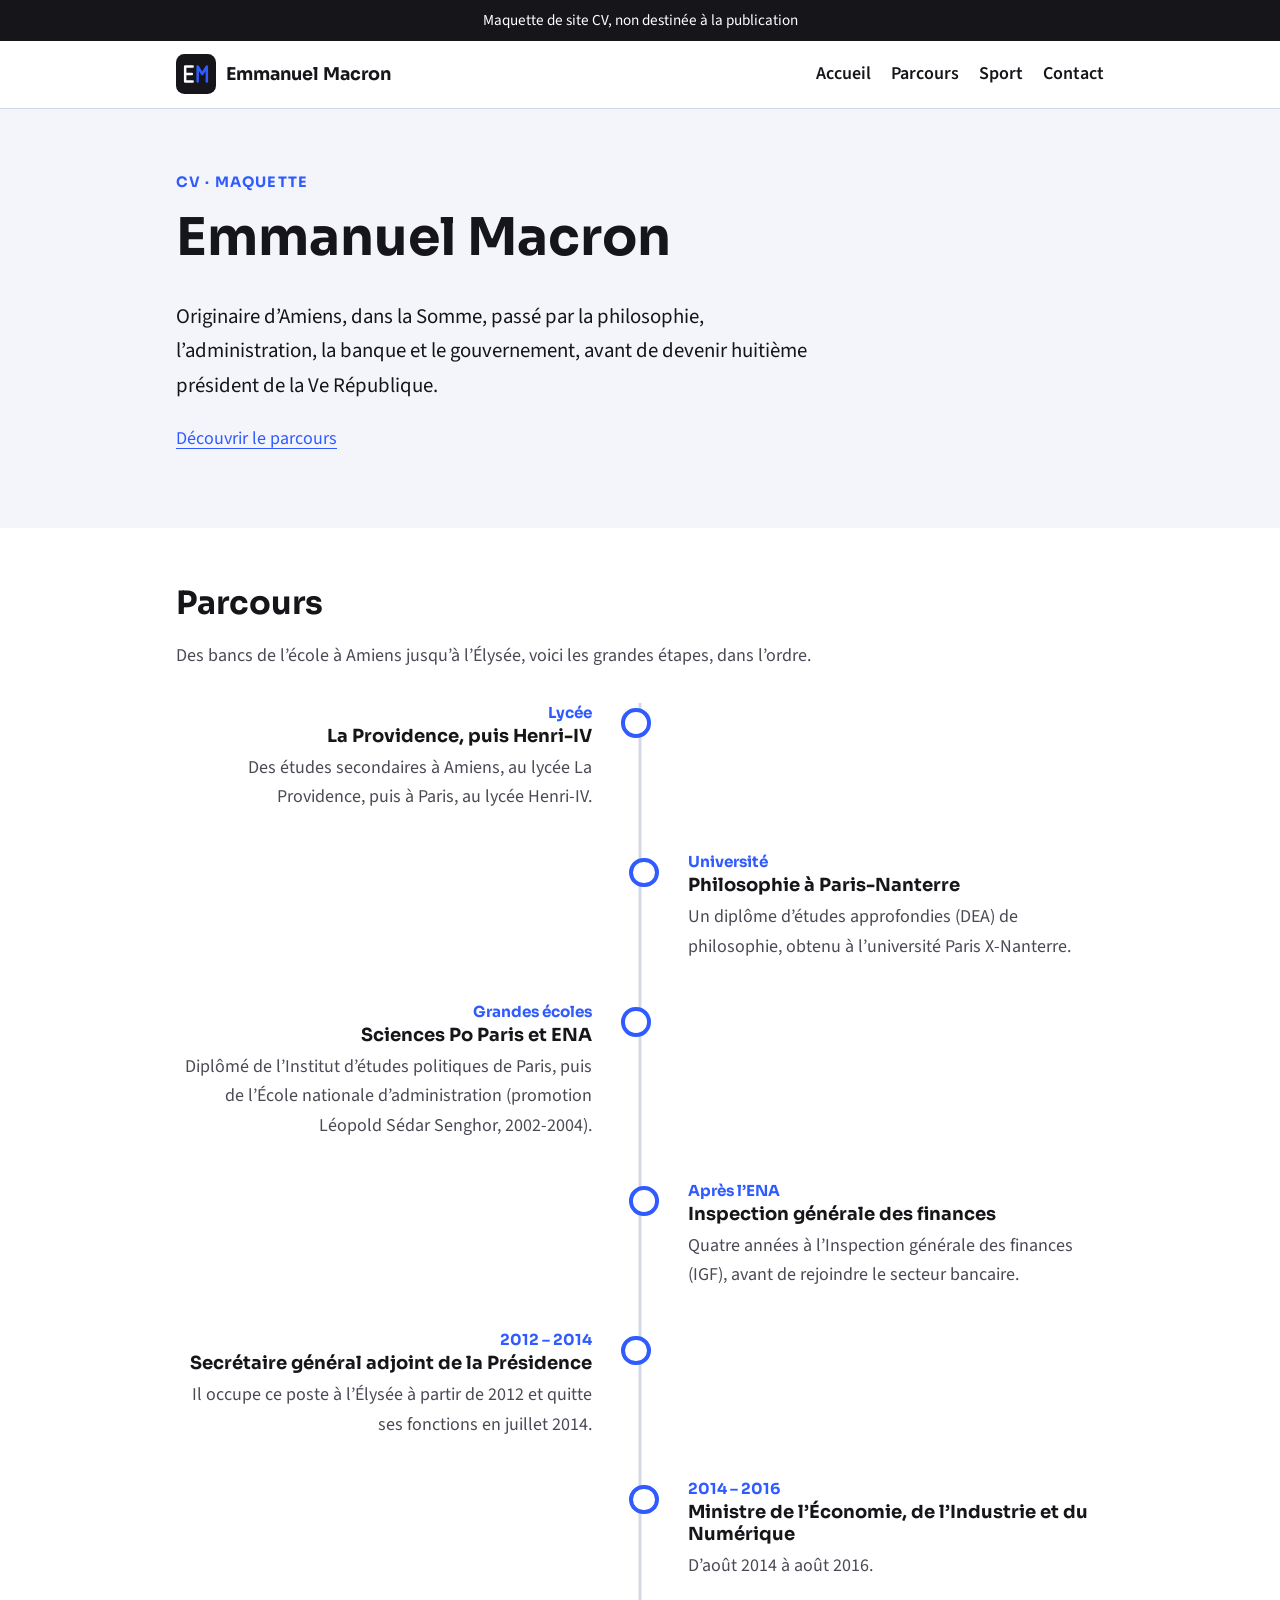
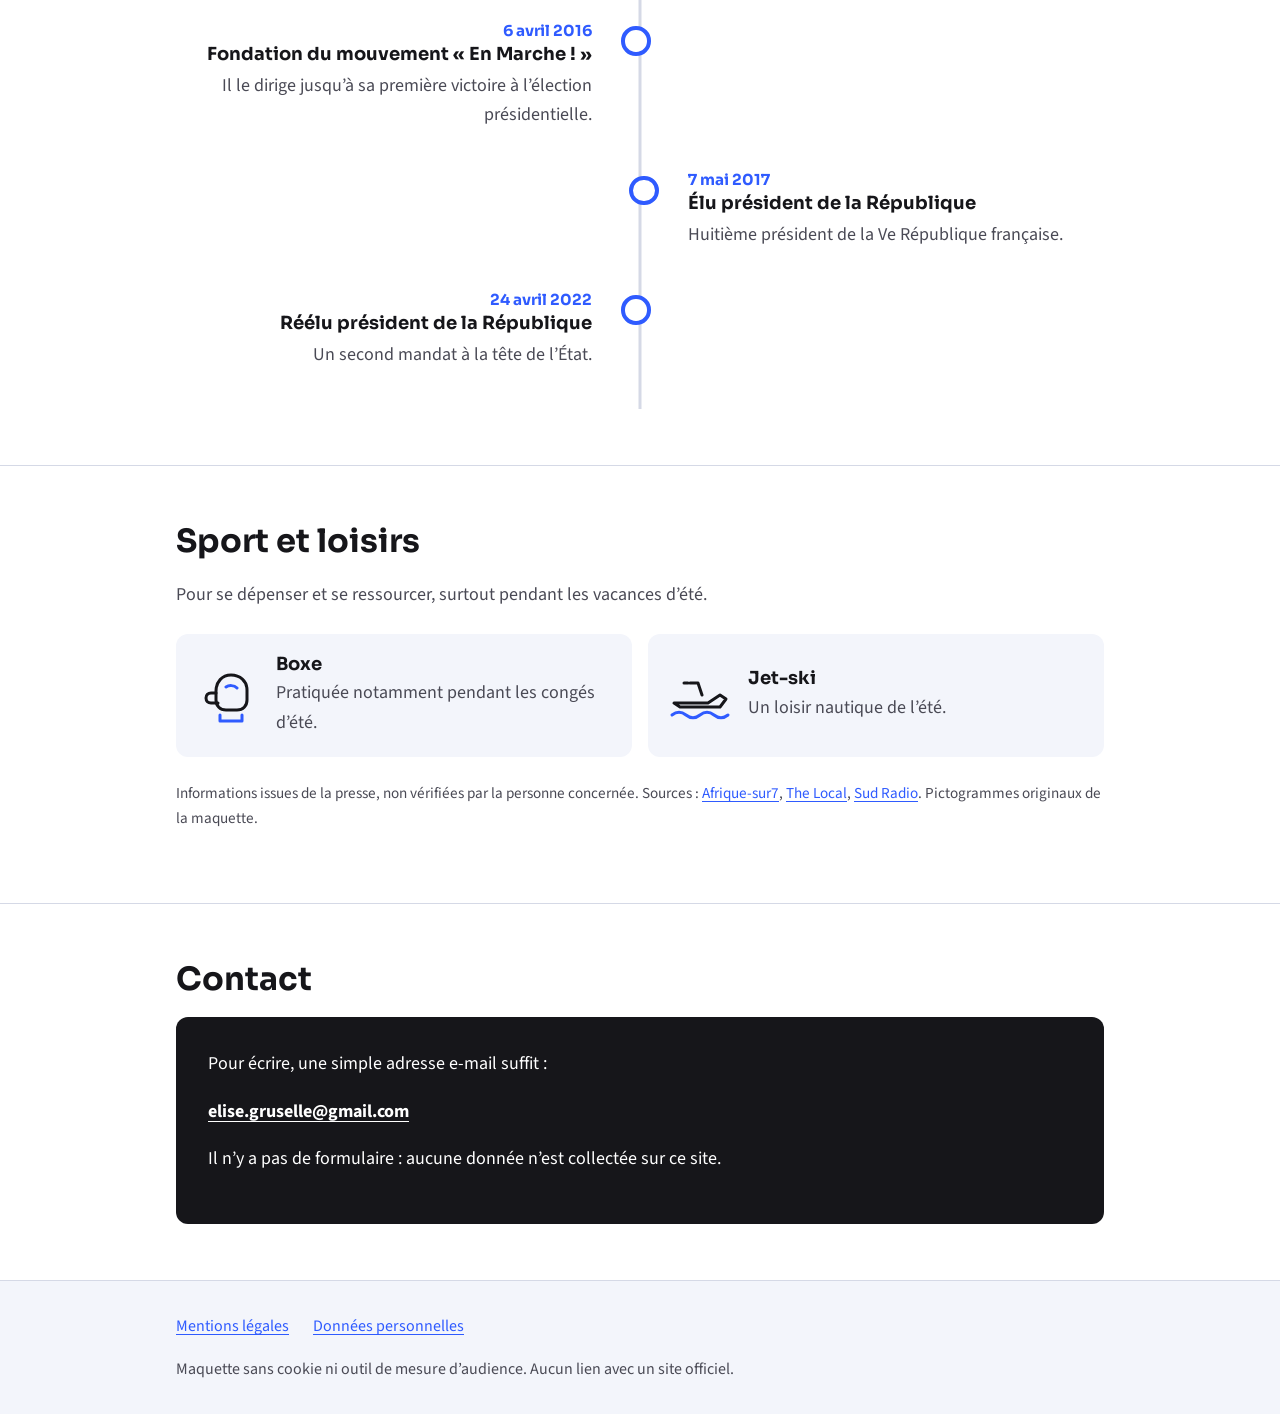
<file: index.html>
<!doctype html>
<html lang="fr">
<head>
<meta charset="utf-8">
<meta name="viewport" content="width=device-width, initial-scale=1">
<title>Emmanuel Macron – CV (maquette)</title>
<meta name="description" content="Maquette de site CV : parcours, sport et contact.">
<meta name="robots" content="noindex">
<link rel="icon" href="images/logo.svg" type="image/svg+xml">
<link rel="stylesheet" href="style.css">
</head>
<body>
<a class="skip" href="#contenu">Aller au contenu</a>
<div class="maquette">Maquette de site CV, non destinée à la publication</div>
<header class="site">
<div class="wrap">
<a class="brand" href="index.html"><img src="images/logo.svg" alt="" width="40" height="40"><span>Emmanuel Macron</span></a>
<nav aria-label="Navigation principale">
<ul>
<li><a href="#accueil">Accueil</a></li>
<li><a href="#parcours">Parcours</a></li>
<li><a href="#sport">Sport</a></li>
<li><a href="#contact">Contact</a></li>
</ul>
</nav>
</div>
</header>
<main id="contenu">
<section class="hero" id="accueil" aria-labelledby="t-accueil">
<div class="wrap">
<p class="kicker">CV · maquette</p>
<h1 id="t-accueil">Emmanuel Macron</h1>
<p class="lead">Originaire d’Amiens, dans la Somme, passé par la philosophie, l’administration, la banque et le gouvernement, avant de devenir huitième président de la Ve République.</p>
<p><a href="#parcours">Découvrir le parcours</a></p>
</div>
</section>

<section class="block" id="parcours" aria-labelledby="t-parcours">
<div class="wrap">
<h2 id="t-parcours">Parcours</h2>
<p class="intro">Des bancs de l’école à Amiens jusqu’à l’Élysée, voici les grandes étapes, dans l’ordre.</p>
<ol class="timeline">
<li><span class="date">Lycée</span><h3>La Providence, puis Henri-IV</h3><p>Des études secondaires à Amiens, au lycée La Providence, puis à Paris, au lycée Henri-IV.</p></li>
<li><span class="date">Université</span><h3>Philosophie à Paris-Nanterre</h3><p>Un diplôme d’études approfondies (DEA) de philosophie, obtenu à l’université Paris X-Nanterre.</p></li>
<li><span class="date">Grandes écoles</span><h3>Sciences Po Paris et ENA</h3><p>Diplômé de l’Institut d’études politiques de Paris, puis de l’École nationale d’administration (promotion Léopold Sédar Senghor, 2002-2004).</p></li>
<li><span class="date">Après l’ENA</span><h3>Inspection générale des finances</h3><p>Quatre années à l’Inspection générale des finances (IGF), avant de rejoindre le secteur bancaire.</p></li>
<li><span class="date">2012 – 2014</span><h3>Secrétaire général adjoint de la Présidence</h3><p>Il occupe ce poste à l’Élysée à partir de 2012 et quitte ses fonctions en juillet 2014.</p></li>
<li><span class="date">2014 – 2016</span><h3>Ministre de l’Économie, de l’Industrie et du Numérique</h3><p>D’août 2014 à août 2016.</p></li>
<li><span class="date">6 avril 2016</span><h3>Fondation du mouvement « En Marche ! »</h3><p>Il le dirige jusqu’à sa première victoire à l’élection présidentielle.</p></li>
<li><span class="date">7 mai 2017</span><h3>Élu président de la République</h3><p>Huitième président de la Ve République française.</p></li>
<li><span class="date">24 avril 2022</span><h3>Réélu président de la République</h3><p>Un second mandat à la tête de l’État.</p></li>
</ol>
</div>
</section>

<section class="block" id="sport" aria-labelledby="t-sport">
<div class="wrap">
<h2 id="t-sport">Sport et loisirs</h2>
<p class="intro">Pour se dépenser et se ressourcer, surtout pendant les vacances d’été.</p>
<ul class="sports">
<li><img src="images/picto-boxe.svg" alt="" width="64" height="64"><div><h3>Boxe</h3><p>Pratiquée notamment pendant les congés d’été.</p></div></li>
<li><img src="images/picto-jetski.svg" alt="" width="64" height="64"><div><h3>Jet-ski</h3><p>Un loisir nautique de l’été.</p></div></li>
</ul>
<p class="note">Informations issues de la presse, non vérifiées par la personne concernée. Sources :
<a href="https://www.afrique-sur7.fr/ete-des-stars-ce-que-fait-emmanuel-macron-durant-ses-vacances" rel="noopener noreferrer">Afrique-sur7</a>,
<a href="https://www.thelocal.fr/20240321/is-macron-really-trying-to-send-a-message-from-france-with-boxing-photo" rel="noopener noreferrer">The Local</a>,
<a href="https://www.sudradio.fr/societe/macron-a-jet-ski-une-image-qui-cree-des-remous" rel="noopener noreferrer">Sud Radio</a>.
Pictogrammes originaux de la maquette.</p>
</div>
</section>

<section class="block" id="contact" aria-labelledby="t-contact">
<div class="wrap">
<h2 id="t-contact">Contact</h2>
<div class="contact-box">
<p>Pour écrire, une simple adresse e-mail suffit :</p>
<p><a href="mailto:elise.gruselle@gmail.com">elise.gruselle@gmail.com</a></p>
<p>Il n’y a pas de formulaire : aucune donnée n’est collectée sur ce site.</p>
</div>
</div>
</section>
</main>
<footer class="site">
<div class="wrap">
<ul>
<li><a href="mentions-legales.html">Mentions légales</a></li>
<li><a href="donnees-personnelles.html">Données personnelles</a></li>
</ul>
<p>Maquette sans cookie ni outil de mesure d’audience. Aucun lien avec un site officiel.</p>
</div>
</footer>
</body>
</html>
</file>
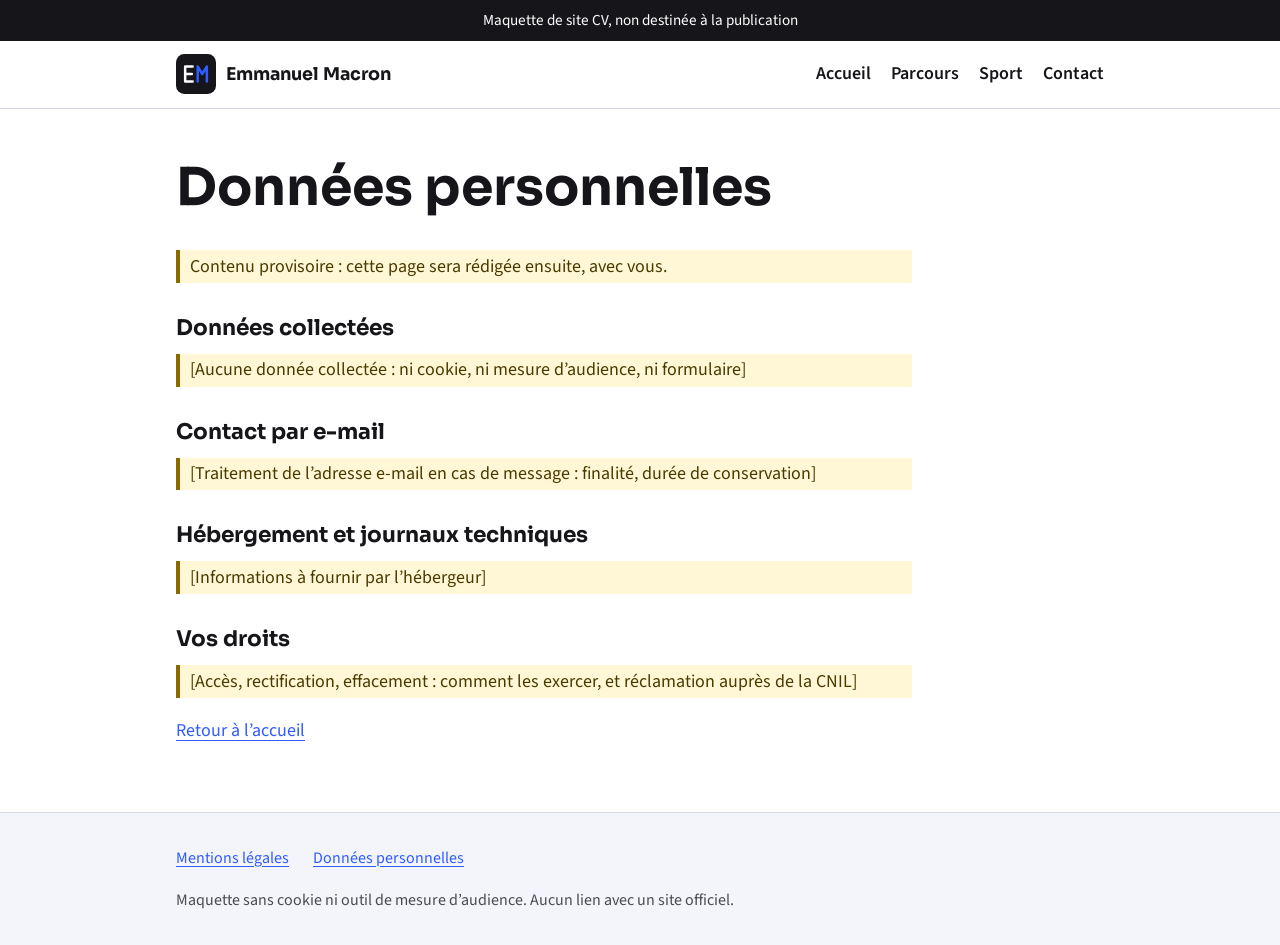
<file: donnees-personnelles.html>
<!doctype html>
<html lang="fr">
<head>
<meta charset="utf-8">
<meta name="viewport" content="width=device-width, initial-scale=1">
<title>Données personnelles – CV (maquette)</title>
<meta name="description" content="Données personnelles">
<meta name="robots" content="noindex">
<link rel="icon" href="images/logo.svg" type="image/svg+xml">
<link rel="stylesheet" href="style.css">
</head>
<body>
<a class="skip" href="#contenu">Aller au contenu</a>
<div class="maquette">Maquette de site CV, non destinée à la publication</div>
<header class="site">
<div class="wrap">
<a class="brand" href="index.html"><img src="images/logo.svg" alt="" width="40" height="40"><span>Emmanuel Macron</span></a>
<nav aria-label="Navigation principale">
<ul>
<li><a href="index.html#accueil">Accueil</a></li>
<li><a href="index.html#parcours">Parcours</a></li>
<li><a href="index.html#sport">Sport</a></li>
<li><a href="index.html#contact">Contact</a></li>
</ul>
</nav>
</div>
</header>
<main id="contenu">
<div class="wrap"><div class="legal">
<h1>Données personnelles</h1>
<p class="todo">Contenu provisoire : cette page sera rédigée ensuite, avec vous.</p>
<h2>Données collectées</h2>
<p class="todo">[Aucune donnée collectée : ni cookie, ni mesure d’audience, ni formulaire]</p>
<h2>Contact par e-mail</h2>
<p class="todo">[Traitement de l’adresse e-mail en cas de message : finalité, durée de conservation]</p>
<h2>Hébergement et journaux techniques</h2>
<p class="todo">[Informations à fournir par l’hébergeur]</p>
<h2>Vos droits</h2>
<p class="todo">[Accès, rectification, effacement : comment les exercer, et réclamation auprès de la CNIL]</p>
<p><a href="index.html">Retour à l’accueil</a></p>
</div></div>
</main>
<footer class="site">
<div class="wrap">
<ul>
<li><a href="mentions-legales.html">Mentions légales</a></li>
<li><a href="donnees-personnelles.html">Données personnelles</a></li>
</ul>
<p>Maquette sans cookie ni outil de mesure d’audience. Aucun lien avec un site officiel.</p>
</div>
</footer>
</body>
</html>
</file>
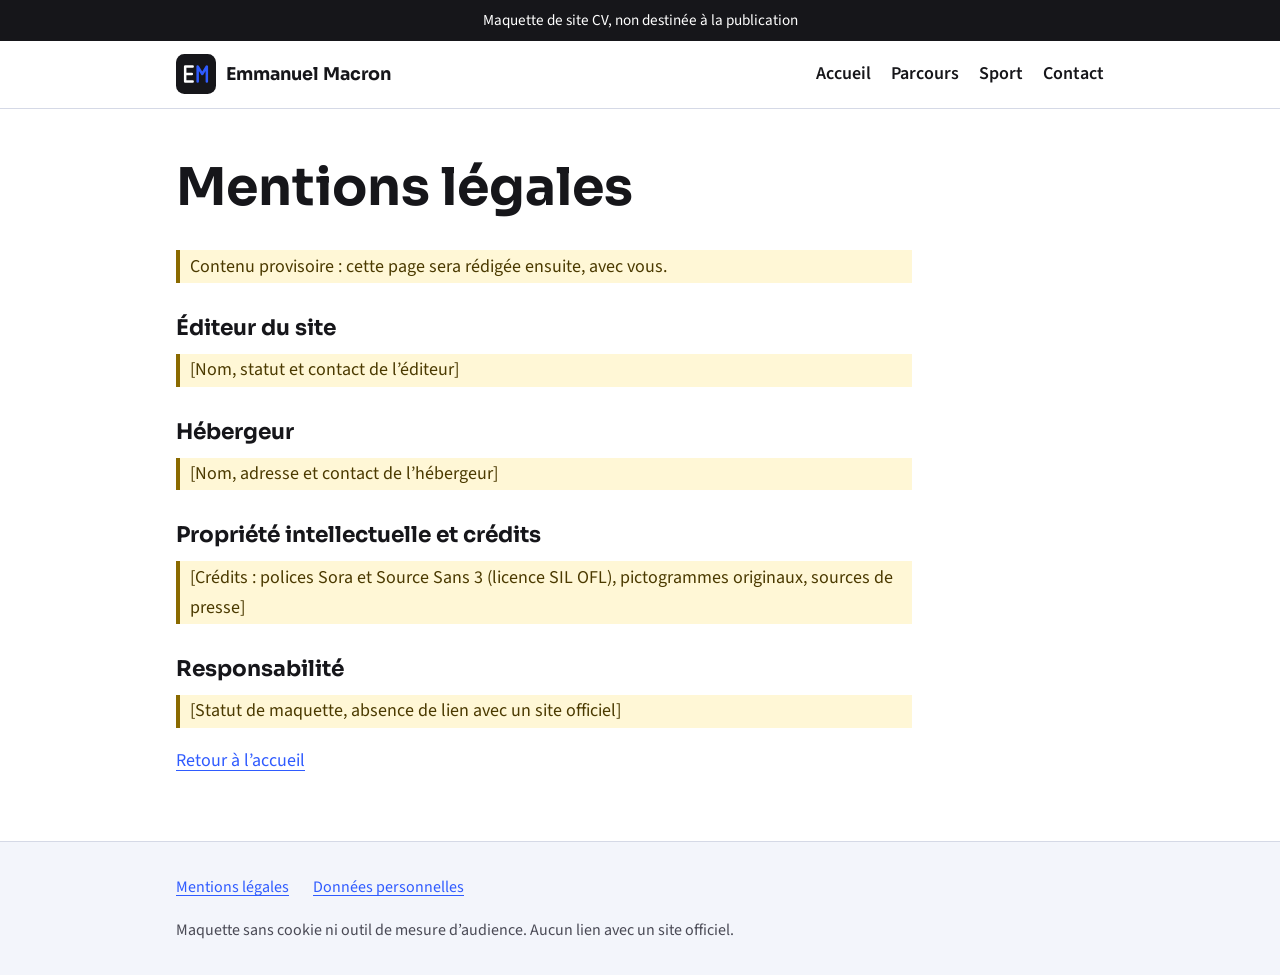
<file: mentions-legales.html>
<!doctype html>
<html lang="fr">
<head>
<meta charset="utf-8">
<meta name="viewport" content="width=device-width, initial-scale=1">
<title>Mentions légales – CV (maquette)</title>
<meta name="description" content="Mentions légales">
<meta name="robots" content="noindex">
<link rel="icon" href="images/logo.svg" type="image/svg+xml">
<link rel="stylesheet" href="style.css">
</head>
<body>
<a class="skip" href="#contenu">Aller au contenu</a>
<div class="maquette">Maquette de site CV, non destinée à la publication</div>
<header class="site">
<div class="wrap">
<a class="brand" href="index.html"><img src="images/logo.svg" alt="" width="40" height="40"><span>Emmanuel Macron</span></a>
<nav aria-label="Navigation principale">
<ul>
<li><a href="index.html#accueil">Accueil</a></li>
<li><a href="index.html#parcours">Parcours</a></li>
<li><a href="index.html#sport">Sport</a></li>
<li><a href="index.html#contact">Contact</a></li>
</ul>
</nav>
</div>
</header>
<main id="contenu">
<div class="wrap"><div class="legal">
<h1>Mentions légales</h1>
<p class="todo">Contenu provisoire : cette page sera rédigée ensuite, avec vous.</p>
<h2>Éditeur du site</h2>
<p class="todo">[Nom, statut et contact de l’éditeur]</p>
<h2>Hébergeur</h2>
<p class="todo">[Nom, adresse et contact de l’hébergeur]</p>
<h2>Propriété intellectuelle et crédits</h2>
<p class="todo">[Crédits : polices Sora et Source Sans 3 (licence SIL OFL), pictogrammes originaux, sources de presse]</p>
<h2>Responsabilité</h2>
<p class="todo">[Statut de maquette, absence de lien avec un site officiel]</p>
<p><a href="index.html">Retour à l’accueil</a></p>
</div></div>
</main>
<footer class="site">
<div class="wrap">
<ul>
<li><a href="mentions-legales.html">Mentions légales</a></li>
<li><a href="donnees-personnelles.html">Données personnelles</a></li>
</ul>
<p>Maquette sans cookie ni outil de mesure d’audience. Aucun lien avec un site officiel.</p>
</div>
</footer>
</body>
</html>
</file>
<file: style.css>
/* Maquette CV – feuille de style unique. Polices locales (dossier fonts/), aucune ressource externe. */
@font-face{font-family:"Sora";src:url("fonts/sora-latin-400-normal.woff2") format("woff2");font-weight:400;font-style:normal;font-display:swap}
@font-face{font-family:"Sora";src:url("fonts/sora-latin-700-normal.woff2") format("woff2");font-weight:700;font-style:normal;font-display:swap}
@font-face{font-family:"Source Sans 3";src:url("fonts/source-sans-3-latin-400-normal.woff2") format("woff2");font-weight:400;font-style:normal;font-display:swap}
@font-face{font-family:"Source Sans 3";src:url("fonts/source-sans-3-latin-600-normal.woff2") format("woff2");font-weight:600;font-style:normal;font-display:swap}
@font-face{font-family:"Source Sans 3";src:url("fonts/source-sans-3-latin-700-normal.woff2") format("woff2");font-weight:700;font-style:normal;font-display:swap}

:root{
  --bg:#FFFFFF; --ink:#16161A; --muted:#4A4A55; --accent:#2F5BFF; --soft:#F3F5FB; --line:#D5D9E6;
  --title:"Sora",system-ui,sans-serif; --text:"Source Sans 3",system-ui,sans-serif;
}
*{box-sizing:border-box}
html{scroll-behavior:auto}
body{margin:0;background:var(--bg);color:var(--ink);font:1.125rem/1.65 var(--text)}
h1,h2,h3{font-family:var(--title);line-height:1.2;margin:0 0 .6em}
h1{font-size:clamp(2rem,6vw,3.25rem);font-weight:700}
h2{font-size:clamp(1.5rem,4vw,2rem);font-weight:700}
h3{font-size:1.125rem;font-weight:700}
p{margin:0 0 1em}
a{color:var(--accent);text-underline-offset:.2em}
a:hover{text-decoration-thickness:.15em}
:focus-visible{outline:3px solid var(--accent);outline-offset:3px;border-radius:2px}
.wrap{max-width:60rem;margin:0 auto;padding:0 1rem}
.skip{position:absolute;left:-999px;top:0;background:var(--ink);color:#fff;padding:.75rem 1rem;z-index:10}
.skip:focus{left:1rem;top:1rem}

.maquette{background:var(--ink);color:#fff;font-size:.95rem;text-align:center;padding:.5rem 1rem}
header.site{border-bottom:1px solid var(--line)}
header.site .wrap{display:flex;flex-wrap:wrap;align-items:center;justify-content:space-between;gap:.5rem 1.5rem;padding-top:.75rem;padding-bottom:.75rem}
.brand{display:flex;align-items:center;gap:.6rem;font:700 1.1rem var(--title);color:var(--ink);text-decoration:none}
.brand img{width:2.5rem;height:2.5rem}
nav ul{list-style:none;display:flex;flex-wrap:wrap;gap:.25rem 1.25rem;margin:0;padding:0}
nav a{color:var(--ink);font-weight:600;text-decoration:none;padding:.4rem 0;display:inline-block}
nav a:hover{color:var(--accent);text-decoration:underline}

.hero{padding:4rem 0 3.5rem;background:var(--soft)}
.hero .kicker{font:700 .9rem var(--title);letter-spacing:.08em;text-transform:uppercase;color:var(--accent);margin-bottom:1rem}
.hero p.lead{font-size:1.3rem;max-width:40rem}

section.block{padding:3.5rem 0}
section.block + section.block{border-top:1px solid var(--line)}
.intro{max-width:40rem;color:var(--muted)}

/* Chronologie verticale */
.timeline{list-style:none;margin:2rem 0 0;padding:0;position:relative}
.timeline::before{content:"";position:absolute;top:0;bottom:0;left:.6rem;width:3px;background:var(--line)}
.timeline li{position:relative;padding:0 0 2rem 2.5rem}
.timeline li::before{content:"";position:absolute;left:0;top:.35rem;width:1.35rem;height:1.35rem;border-radius:50%;background:var(--bg);border:4px solid var(--accent)}
.timeline .date{display:block;font:700 .95rem var(--title);color:var(--accent);margin-bottom:.25rem}
.timeline h3{margin-bottom:.3em}
.timeline p{margin:0;color:var(--muted)}
@media (min-width:52em){
  .timeline::before{left:50%;transform:translateX(-50%)}
  .timeline li{width:50%;padding:0 3rem 2.5rem 0;text-align:right}
  .timeline li:nth-child(even){margin-left:50%;padding:0 0 2.5rem 3rem;text-align:left}
  .timeline li::before{left:auto;right:-.68rem}
  .timeline li:nth-child(even)::before{right:auto;left:-.68rem}
}

/* Sport */
.sports{list-style:none;display:grid;gap:1rem;margin:1.5rem 0;padding:0;grid-template-columns:repeat(auto-fit,minmax(15rem,1fr))}
.sports li{display:flex;gap:1rem;align-items:center;background:var(--soft);border-radius:.75rem;padding:1.25rem}
.sports img{width:4rem;height:4rem;flex:none}
.sports h3{margin:0 0 .15em}
.sports p{margin:0;color:var(--muted)}
.note{font-size:.95rem;color:var(--muted)}

.contact-box{background:var(--ink);color:#fff;border-radius:.75rem;padding:2rem}
.contact-box a{color:#fff;font-weight:700}
.contact-box :focus-visible{outline-color:#fff}

footer.site{background:var(--soft);border-top:1px solid var(--line);padding:2rem 0;font-size:1rem}
footer.site ul{list-style:none;display:flex;flex-wrap:wrap;gap:.5rem 1.5rem;margin:0 0 1rem;padding:0}
footer.site p{margin:0;color:var(--muted)}

/* Pages légales */
.legal{padding:3rem 0;max-width:46rem}
.legal h2{margin-top:2rem;font-size:1.35rem}
.todo{background:#FFF7D6;border-left:4px solid #8A6A00;padding:.1rem .6rem;color:#4B3A00}
</file>
